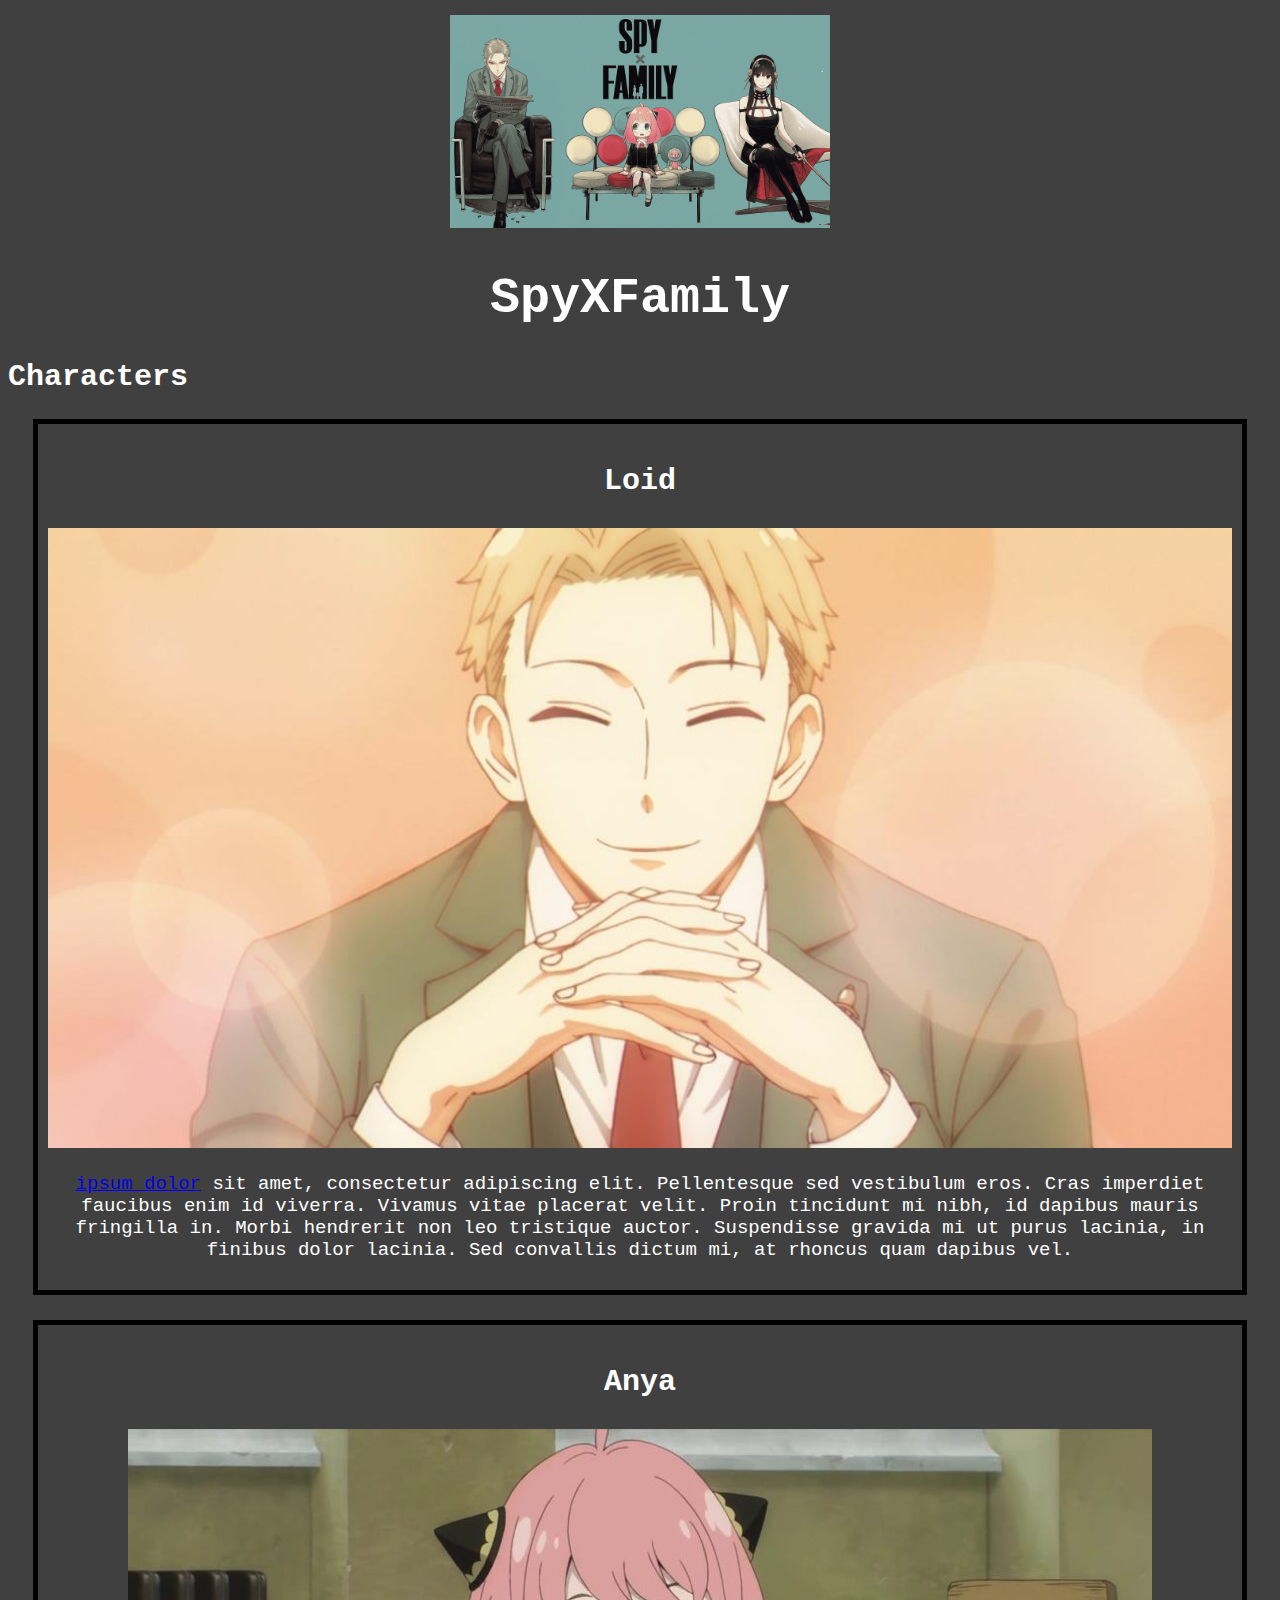
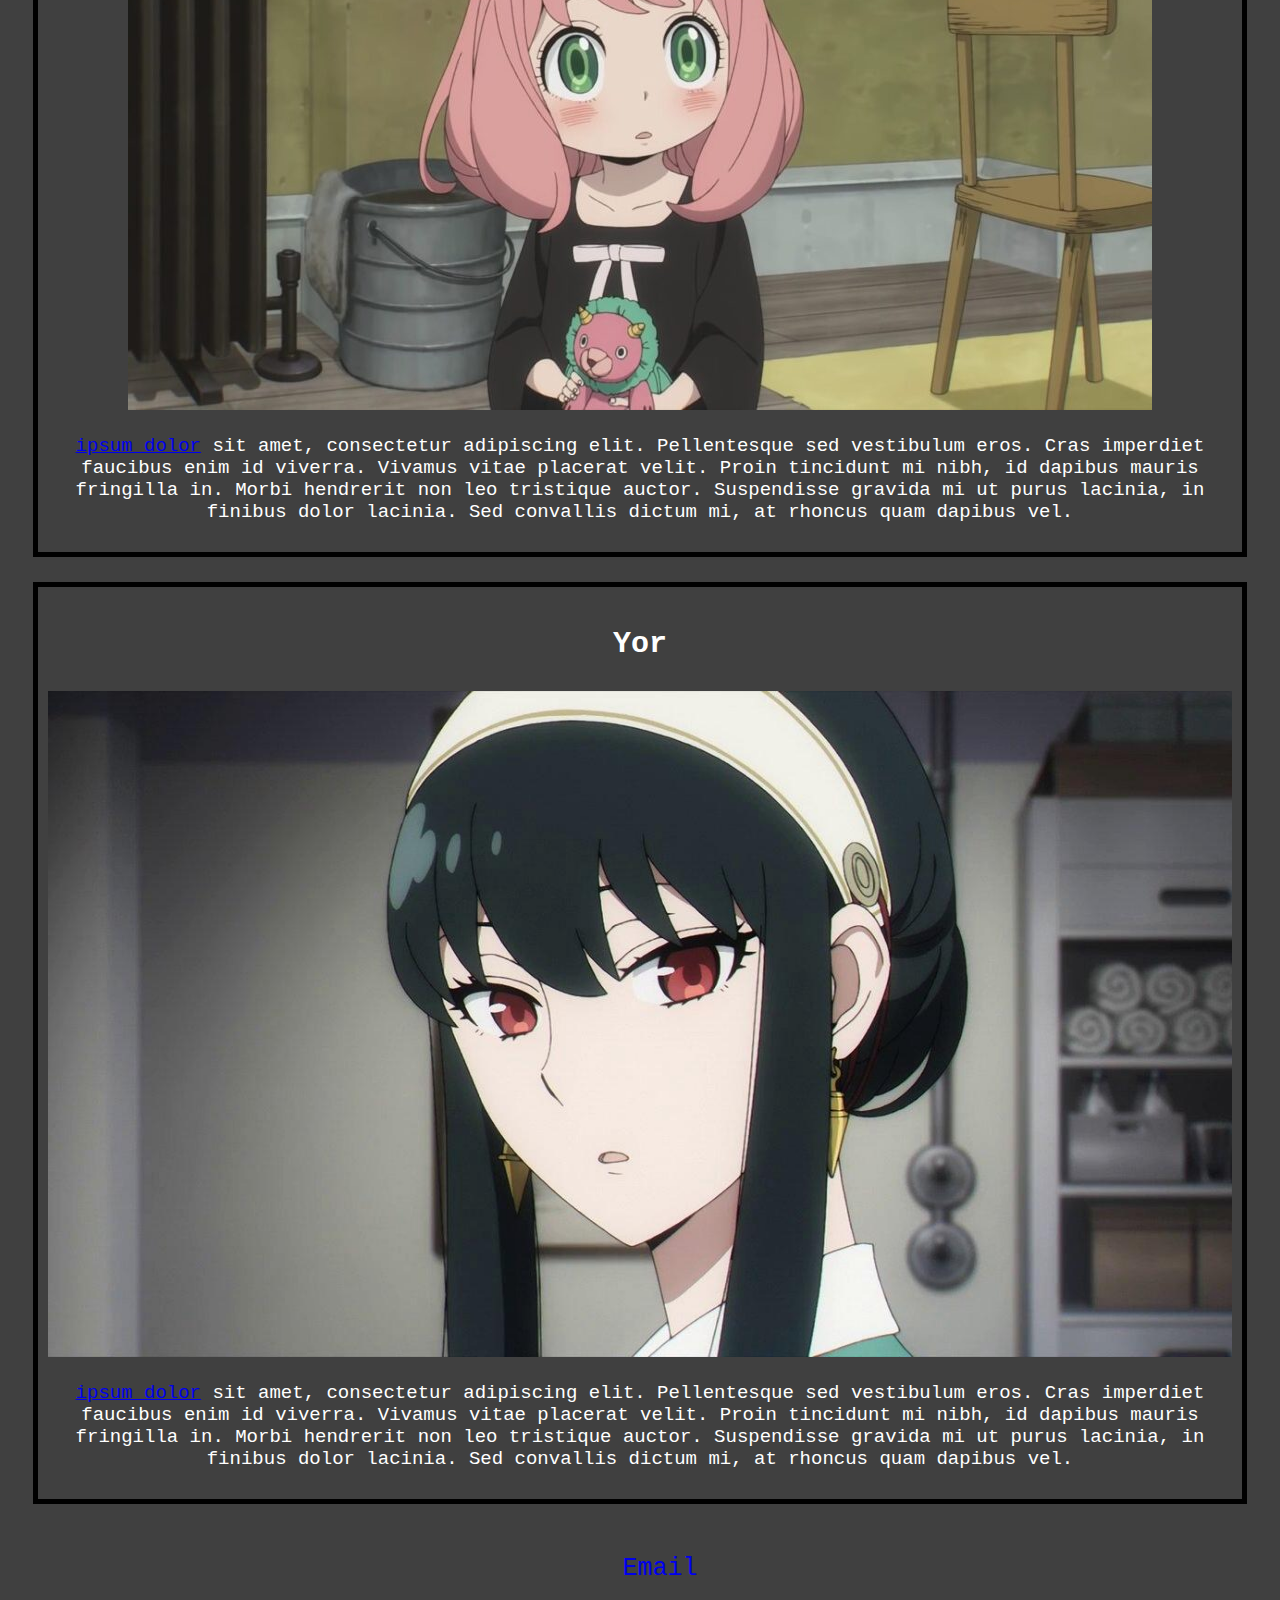
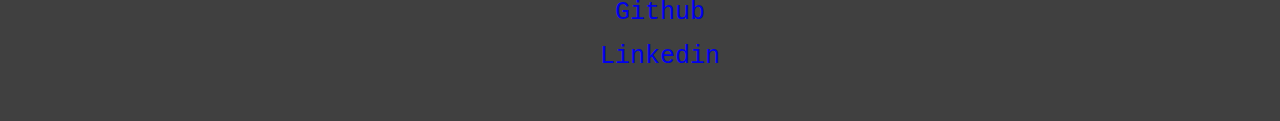
<file: Cursos/HTML-CSS-JS/html-css-basico/index.html>
<!DOCTYPE html>
<html lang="pt">

<head>
    <meta charset="utf-8">
    <title>SpyXFamily</title>
    <link rel="stylesheet" href="style.css" type="text/css">
</head>

<body>
    <header class="main-header">
        <img src="./images/sxf.png" alt="sfx" class="header-image">
        <h1>SpyXFamily</h1>
    </header>
    <section>
        <header class="character-section-title">
            <h2>Characters</h2>
        </header>
        <article class="posts">
            <header>
                <h3 class="post-title">Loid</h3>
            </header>
            <img src="./images/loid.jpg" alt="Spy" class="image-post">
            <p><a href="https://www.lipsum.com" target="_blank">ipsum dolor</a> sit amet, consectetur adipiscing elit.
                Pellentesque sed vestibulum eros. Cras imperdiet faucibus enim id viverra. Vivamus vitae placerat velit.
                Proin tincidunt mi nibh, id dapibus mauris fringilla in. Morbi hendrerit non leo tristique auctor.
                Suspendisse gravida mi ut purus lacinia, in finibus dolor lacinia.
                Sed convallis dictum mi, at rhoncus quam dapibus vel.</p>
        </article>
        <article class="posts">
            <header>
                <h3 class="post-title">Anya</h3>
            </header>
            <img src="./images/anya.jpg" alt="Spy" class="image-post">
            <p><a href="https://www.lipsum.com" target="_blank">ipsum dolor</a> sit amet, consectetur adipiscing elit.
                Pellentesque sed vestibulum eros. Cras imperdiet faucibus enim id viverra. Vivamus vitae placerat velit.
                Proin tincidunt mi nibh, id dapibus mauris fringilla in. Morbi hendrerit non leo tristique auctor.
                Suspendisse gravida mi ut purus lacinia, in finibus dolor lacinia.
                Sed convallis dictum mi, at rhoncus quam dapibus vel.</p>
        </article>
        <article class="posts">
            <header>
                <h3 class="post-title">Yor</h3>
            </header>
            <img src="./images/yor.jpg" alt="Spy" class="image-post">
            <p><a href="https://www.lipsum.com" target="_blank">ipsum dolor</a> sit amet, consectetur adipiscing elit.
                Pellentesque sed vestibulum eros. Cras imperdiet faucibus enim id viverra. Vivamus vitae placerat velit.
                Proin tincidunt mi nibh, id dapibus mauris fringilla in. Morbi hendrerit non leo tristique auctor.
                Suspendisse gravida mi ut purus lacinia, in finibus dolor lacinia.
                Sed convallis dictum mi, at rhoncus quam dapibus vel.</p>
        </article>
    </section>
    <footer>
        <ul class="contact">
            <li><a href="mailto:ajeffersonbezerra046@gmail.com" target="_blank" class="contact-link">Email</li>
            <li><a href="https://www.github.com/laniakea-ost" target="_blank" class="contact-link">Github</a></li>
            <li><a href="https://www.linkedin.com/in/jefferson-bezerra-77863a201/" target="_blank" class="contact-link">Linkedin</a></li>
        </ul>
    </footer>
</body>

</html>
</file>
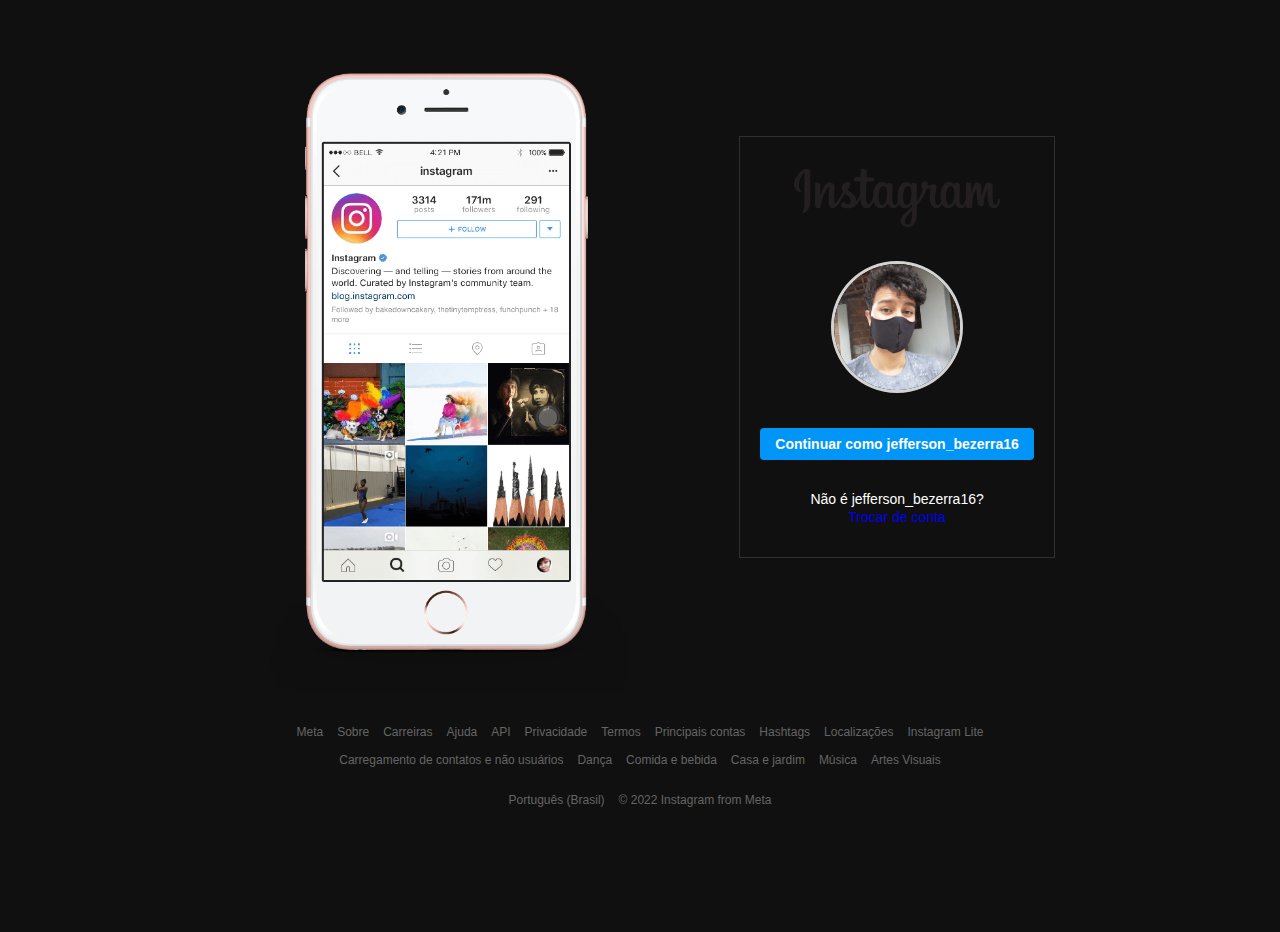
<file: Cursos/HTML-CSS-JS/projeto-instagram/index.html>
<!DOCTYPE html>
<html lang="en">

<head>
    <meta charset="UTF-8">
    <meta name="viewport" content="width=device-width, initial-scale=1.0">
    <link rel="stylesheet" href="style.css">
    <title>Instagram</title>
</head>

<body>
    <div class="main-container">
        <section class="instagram-celular">
            <img src="./img/instagram-celular.png">
        </section>
        <section class="login-section">
            <div class="logo">
                <img src="./img/instagram-logo.png" class="instagram-logo">
            </div>
            <div class="profile-photo">
                <img src="./img/perfil-instagram.jpg">
            </div>
            <div class="button">
                <a href="#">Continuar como jefferson_bezerra16</a>
            </div>
            <div class="logout">
                <p>Não é jefferson_bezerra16?<br></p>
                <a href="#">Trocar de conta</a>
            </div>
        </section>
    </div>

    <footer>
        <div>
            <ul class="infos">
                <li>Meta</li>
                <li>Sobre</li>
                <li>Carreiras</li>
                <li>Ajuda</li>
                <li>API</li>
                <li>Privacidade</li>
                <li>Termos</li>
                <li>Principais contas</li>
                <li>Hashtags</li>
                <li>Localizações</li>
                <li>Instagram Lite</li>
                <li>Carregamento de contatos e não usuários</li>
                <br>
                <li>Dança</li>
                <li>Comida e bebida</li>
                <li>Casa e jardim</li>
                <li>Música</li>
                <li>Artes Visuais</li>
            </ul>
        </div>

        <div>
            <ul class="infos2">
                <li>Português (Brasil)</li>
                <li>&copy; 2022 Instagram from Meta</li>
            </ul>
        </div>
    </footer>
</body>

</html>
</file>
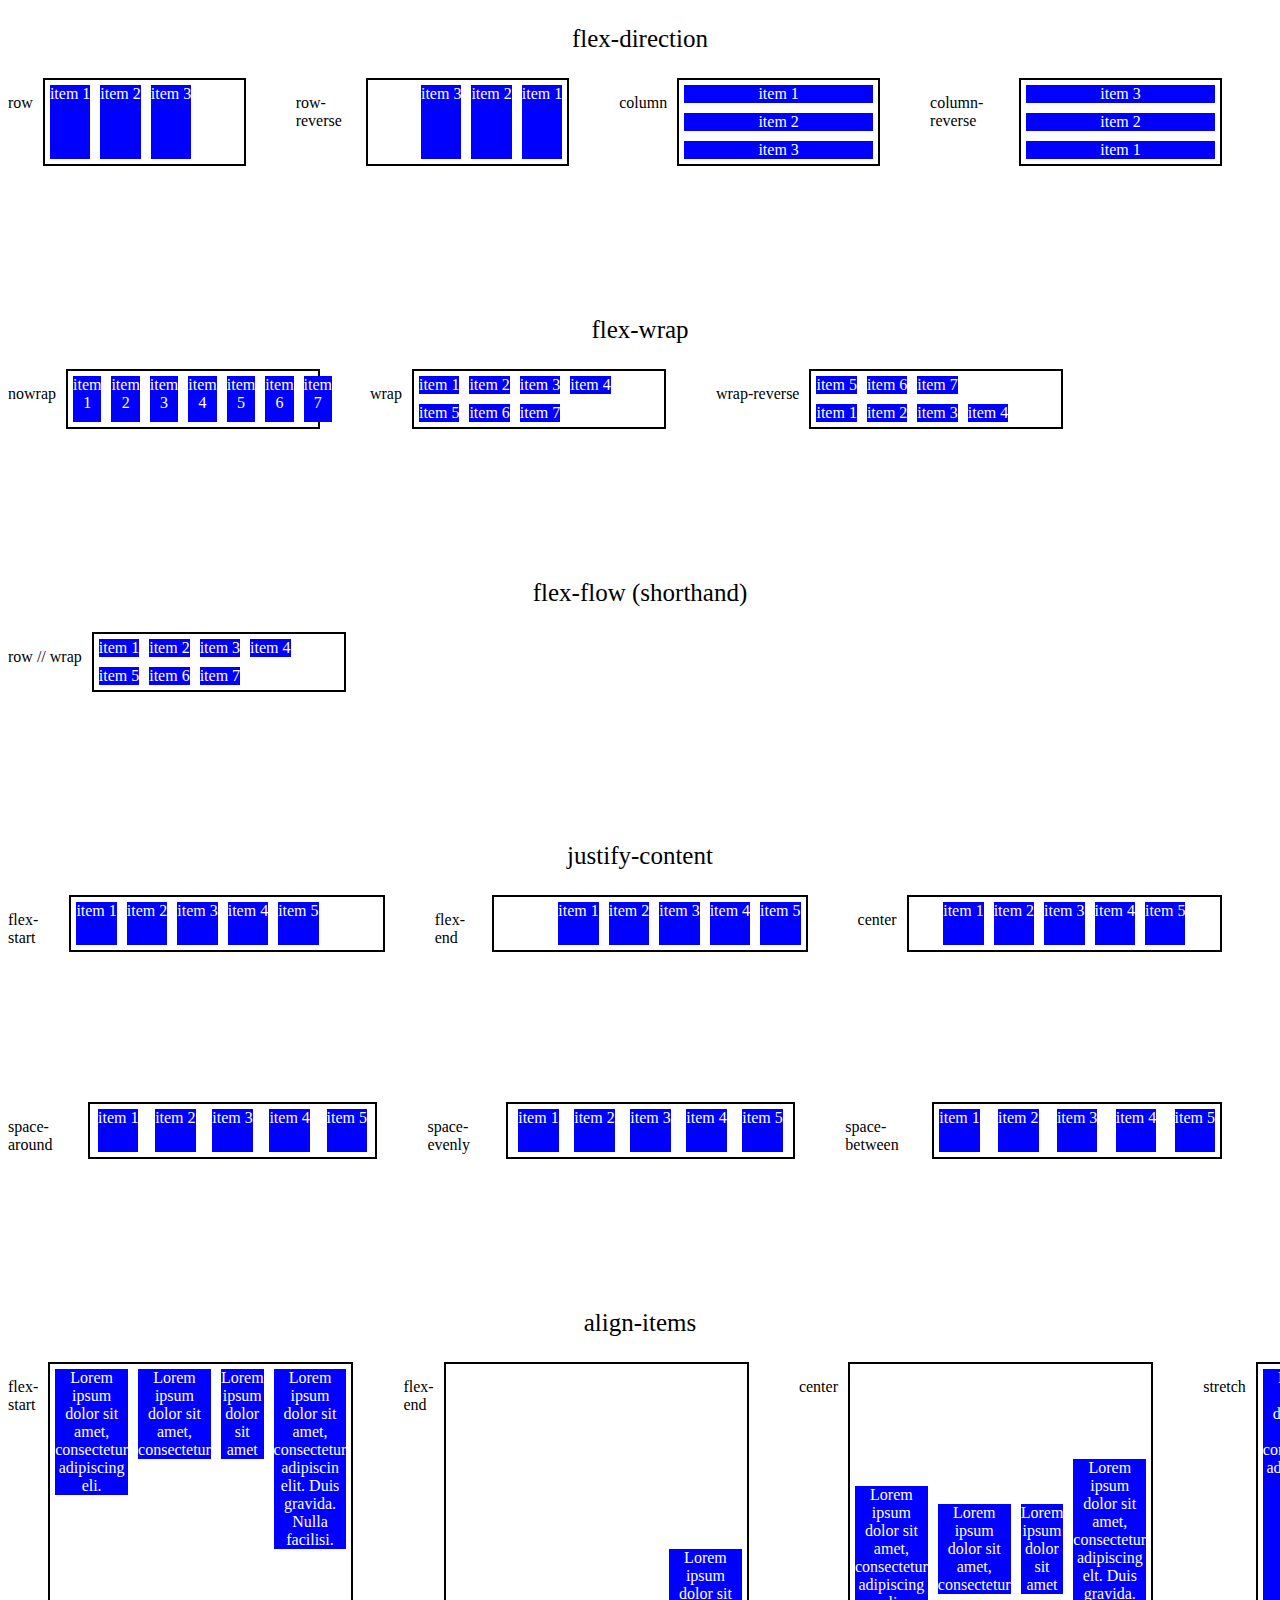
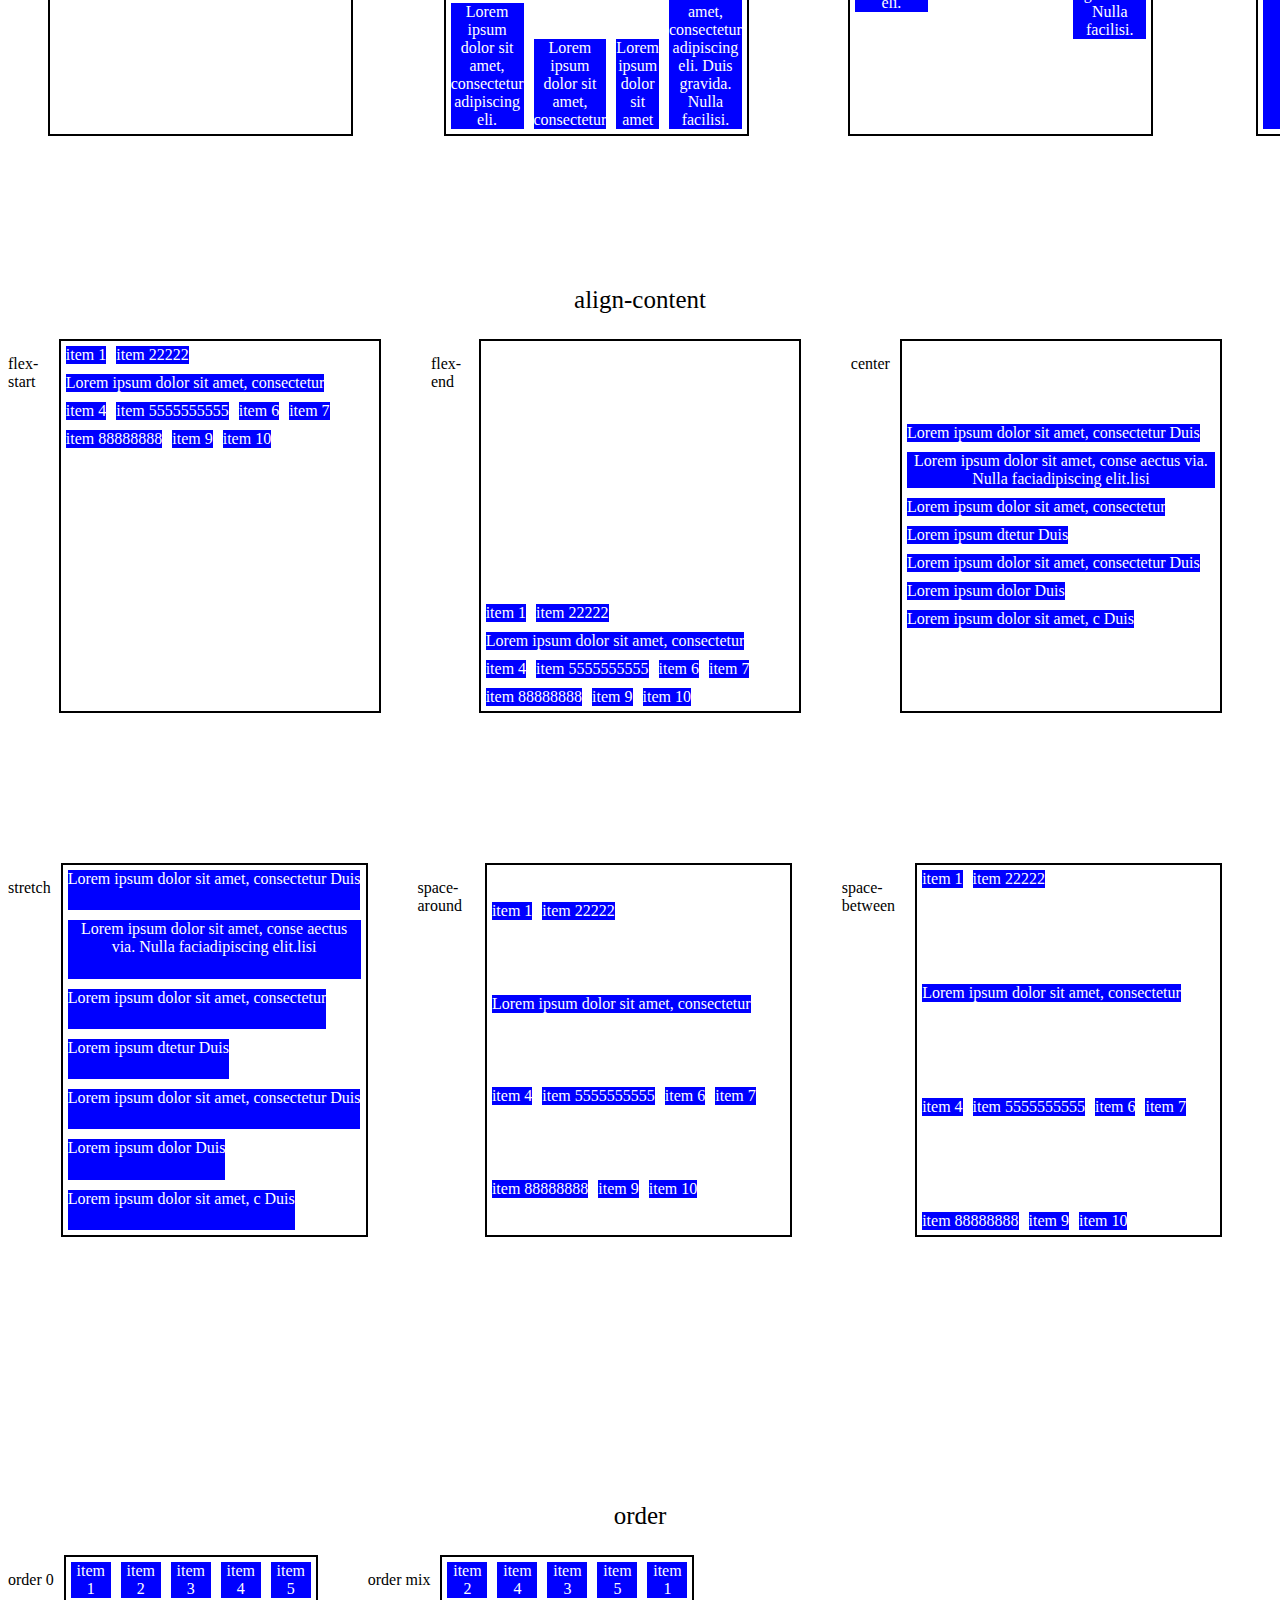
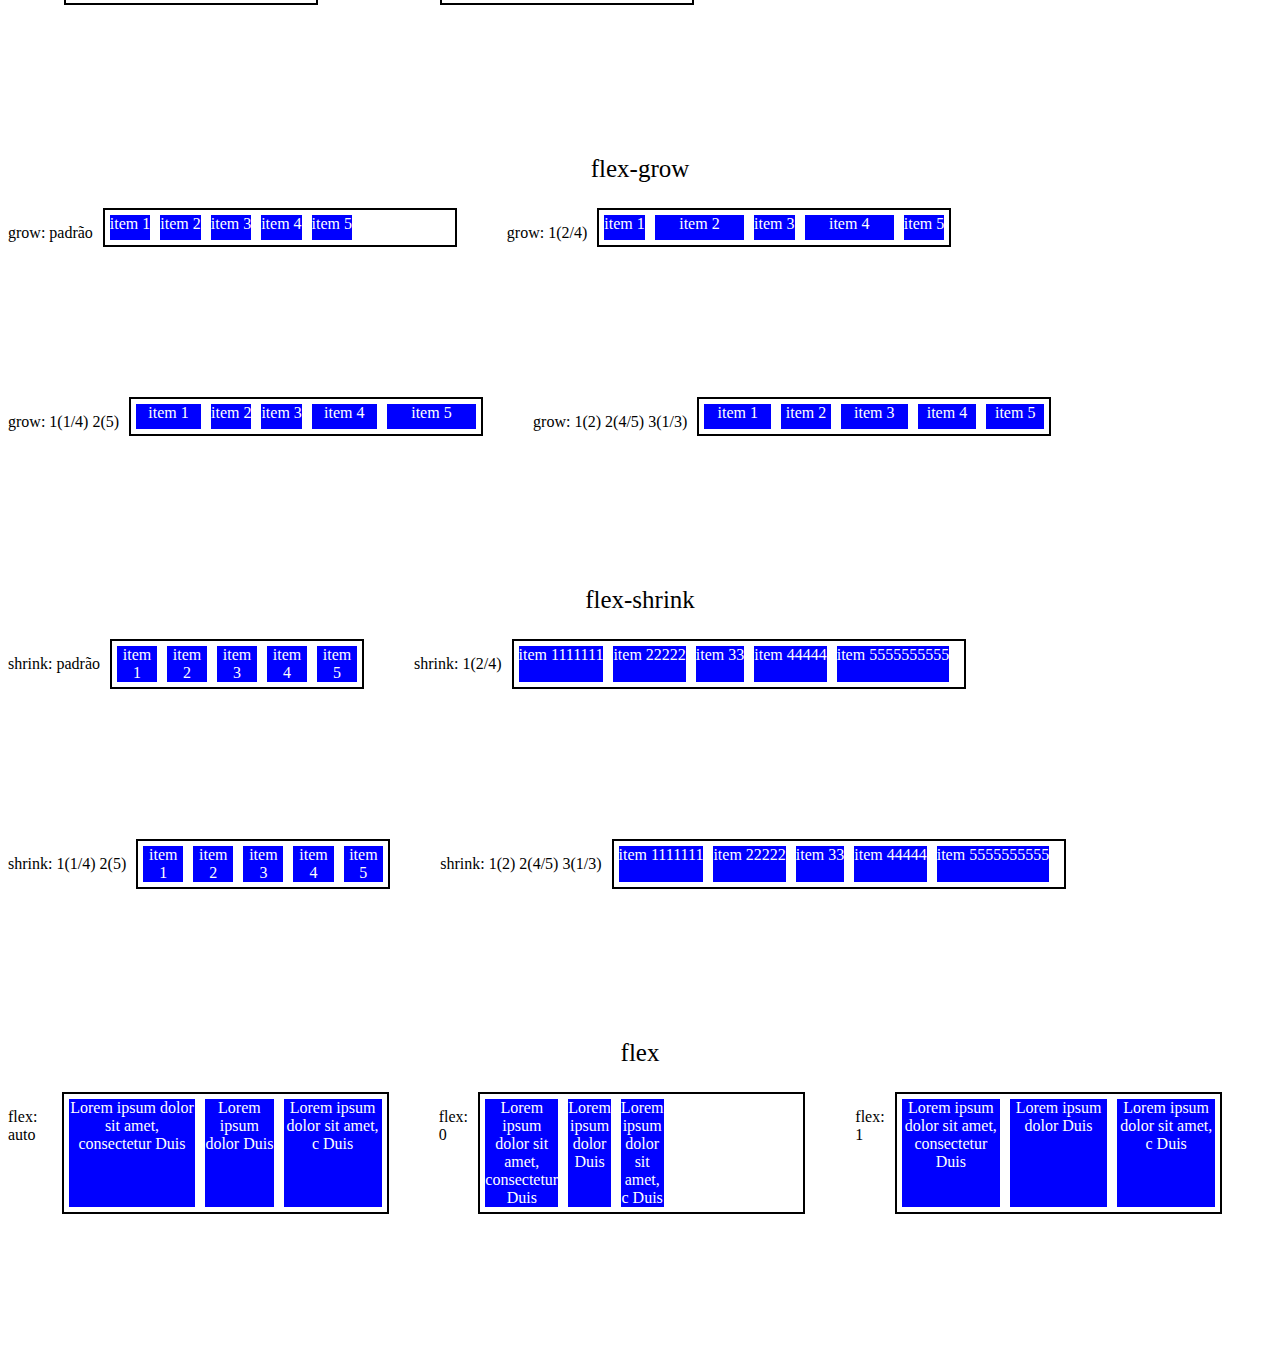
<file: Cursos/HTML-CSS-JS/css-flexbox/anotações/index.html>
<!DOCTYPE html>
<html lang="pt">

<head>
    <meta charset="utf-8">
    <title>Flexbox</title>
    <link rel="stylesheet" href="style.css">
</head>

<body>
    <p class="title">flex-direction</p>
    <!-- Define o eixo principal na qual os itens irão se dispor -->
    <div class="main-container">
        <p class="sub-title">row</p>
        <!-- linha -->
        <div class="container250">
            <div class="item">item 1</div>
            <div class="item">item 2</div>
            <div class="item">item 3</div>
        </div>
        <p class="sub-title">row-reverse</p>
        <!-- linha com a posição dos itens ao contrário -->
        <div class="container250 row-reverse">
            <div class="item">item 1</div>
            <div class="item">item 2</div>
            <div class="item">item 3</div>
        </div>
        <p class="sub-title">column</p>
        <!-- coluna -->
        <div class="container250 column">
            <div class="item">item 1</div>
            <div class="item">item 2</div>
            <div class="item">item 3</div>
        </div>
        <p class="sub-title">column-reverse</p>
        <!-- coluna com a posição dos itens ao contrário  -->
        <div class="container250 column-reverse">
            <div class="item">item 1</div>
            <div class="item">item 2</div>
            <div class="item">item 3</div>
        </div>
    </div>

    <p class="title">flex-wrap</p>
    <!-- Permite um item quebrar uma linha caso não haja espaço no container -->
    <div class="main-container">
        <p class="sub-title">nowrap</p>
        <!-- não permite o wrap -->
        <div class="container250 nowrap">
            <div class="item">item 1</div>
            <div class="item">item 2</div>
            <div class="item">item 3</div>
            <div class="item">item 4</div>
            <div class="item">item 5</div>
            <div class="item">item 6</div>
            <div class="item">item 7</div>
        </div>
        <p class="sub-title">wrap</p>
        <!-- permite o wrap -->
        <div class="container250 wrap">
            <div class="item">item 1</div>
            <div class="item">item 2</div>
            <div class="item">item 3</div>
            <div class="item">item 4</div>
            <div class="item">item 5</div>
            <div class="item">item 6</div>
            <div class="item">item 7</div>
        </div>
        <p class="sub-title">wrap-reverse</p>
        <!-- faz o wrap com a posição dos itens ao contrário -->
        <div class="container250 wrap-reverse">
            <div class="item">item 1</div>
            <div class="item">item 2</div>
            <div class="item">item 3</div>
            <div class="item">item 4</div>
            <div class="item">item 5</div>
            <div class="item">item 6</div>
            <div class="item">item 7</div>
        </div>
    </div>

    <p class="title">flex-flow (shorthand)</p>
    <!-- Propriedade shorthand para o flex-direction//flex-wrap -->
    <div class="main-container">
        <p class="sub-title">row // wrap</p>
        <div class="container250 column-wrap">
            <div class="item">item 1</div>
            <div class="item">item 2</div>
            <div class="item">item 3</div>
            <div class="item">item 4</div>
            <div class="item">item 5</div>
            <div class="item">item 6</div>
            <div class="item">item 7</div>
        </div>
    </div>

    <p class="title">justify-content</p>
    <!-- Distribui o espaço restante do container entre os itens -->
    <div class="main-container">
        <p class="sub-title">flex-start</p>
        <!-- Distribui o espaço jogando os itens no começo da linha -->
        <div class="container350 justify-flex-start">
            <div class="item">item 1</div>
            <div class="item">item 2</div>
            <div class="item">item 3</div>
            <div class="item">item 4</div>
            <div class="item">item 5</div>
        </div>
        <p class="sub-title">flex-end</p>
        <!-- Distribui o espaço jogando os itens para o final da linha -->
        <div class="container350 justify-flex-end">
            <div class="item">item 1</div>
            <div class="item">item 2</div>
            <div class="item">item 3</div>
            <div class="item">item 4</div>
            <div class="item">item 5</div>
        </div>
        <p class="sub-title">center</p>
        <!-- Distribui o espaço centralizando os itens -->
        <div class="container350 justify-center">
            <div class="item">item 1</div>
            <div class="item">item 2</div>
            <div class="item">item 3</div>
            <div class="item">item 4</div>
            <div class="item">item 5</div>
        </div>
    </div>
    <div class="main-container">
        <p class="sub-title">space-around</p>
        <!-- Distribui de forma que o espaço entre os itens seja 2x maior que o espaço entre os itens e a borda do container -->
        <div class="container350 justify-space-around">
            <div class="item">item 1</div>
            <div class="item">item 2</div>
            <div class="item">item 3</div>
            <div class="item">item 4</div>
            <div class="item">item 5</div>
        </div>
        <p class="sub-title">space-evenly</p>
        <!-- Distribui de forma que o espaço entre os itens (incluindo a borda) seja o mesmo  -->
        <div class="container350 justify-space-evenly">
            <div class="item">item 1</div>
            <div class="item">item 2</div>
            <div class="item">item 3</div>
            <div class="item">item 4</div>
            <div class="item">item 5</div>
        </div>
        <p class="sub-title">space-between</p>
        <!-- Distribui de forma que o espaço entre os itens seja o mesmo, enquanto entre os itens e a borda seja a padrão -->
        <div class="container350 justify-between">
            <div class="item">item 1</div>
            <div class="item">item 2</div>
            <div class="item">item 3</div>
            <div class="item">item 4</div>
            <div class="item">item 5</div>
        </div>
    </div>

    <p class="title">align-items</p>
    <!-- Alinha os itens com base no eixo trasversal do container -->
    <div class="main-container">
        <p class="sub-title">flex-start</p>
        <!-- Alinha os itens com base no começo do container -->
        <div class="content-container align-items-flex-start">
            <div class="item">Lorem ipsum dolor sit amet, consectetur adipiscing eli.</div>
            <div class="item">Lorem ipsum dolor sit amet, consectetur </div>
            <div class="item">Lorem ipsum dolor sit amet </div>
            <div class="item">Lorem ipsum dolor sit amet, consectetur adipiscin elit. Duis
                gravida. Nulla facilisi.</div>
        </div>
        <p class="sub-title">flex-end</p>
        <!-- Alinha os itens com base no final do container -->
        <div class="content-container align-items-flex-end">
            <div class="item">Lorem ipsum dolor sit amet, consectetur adipiscing eli.</div>
            <div class="item">Lorem ipsum dolor sit amet, consectetur </div>
            <div class="item">Lorem ipsum dolor sit amet </div>
            <div class="item">Lorem ipsum dolor sit amet, consectetur adipiscing eli. Duis
                gravida. Nulla facilisi.</div>
        </div>
        <p class="sub-title">center</p>
        <!-- Alinha os itens centralizando no container -->
        <div class="content-container align-items-center">
            <div class="item">Lorem ipsum dolor sit amet, consectetur adipiscing eli.</div>
            <div class="item">Lorem ipsum dolor sit amet, consectetur </div>
            <div class="item">Lorem ipsum dolor sit amet </div>
            <div class="item">Lorem ipsum dolor sit amet, consectetur adipiscing elt. Duis
                gravida. Nulla facilisi.</div>
        </div>
        <p class="sub-title">stretch</p>
        <!-- Preenche tudo oque for possivel do container na linha trasversal com o espaço vazio do conteudo dos itens -->
        <div class="content-container align-items-stretch">
            <div class="item">Lorem ipsum dolor sit amet, consectetur adipiscing elt.</div>
            <div class="item">Lorem ipsum dolor sit amet, consectetur </div>
            <div class="item">Lorem ipsum dolor sit amet </div>
            <div class="item">Lorem ipsum dolor sit amet, consectetur adipiscing eit. Duis
                gravida. Nulla facilisi.</div>
        </div>
        <p class="sub-title">baseline</p>
        <!-- estabelece uma linha de base e alinha todos os itens nele -->
        <div class="content-container align-items-baseline">
            <div class="item">Lorem ipsum dolor sit amet, consectetur adipiscingelit.</div>
            <div class="item">sit amet, consectetur Lorem ipsum dolor </div>
            <div class="item">Lorem ipsum dolor sit amet </div>
            <div class="item">consectetur adipiscing elit. Duis Lorem ipsum dolor sit amet gravida. Nulla facilisi.
            </div>
        </div>
    </div>

    <p class="title">align-content</p>
    <!-- Estica todo o texto do item em uma unica linha -->
    <div class="main-container">
        <p class="sub-title">flex-start</p>
        <!-- preenche no começo do container -->
        <div class="content-container align-content-flex-start wrap">
            <div class="item">item 1</div>
            <div class="item">item 22222</div>
            <div class="item">Lorem ipsum dolor sit amet, consectetur</div>
            <div class="item">item 4</div>
            <div class="item">item 5555555555</div>
            <div class="item">item 6</div>
            <div class="item">item 7</div>
            <div class="item">item 88888888</div>
            <div class="item">item 9</div>
            <div class="item">item 10</div>
        </div>
        <p class="sub-title">flex-end</p>
        <!-- preenche no fina do container -->
        <div class="content-container align-content-flex-end wrap">
            <div class="item">item 1</div>
            <div class="item">item 22222</div>
            <div class="item">Lorem ipsum dolor sit amet, consectetur</div>
            <div class="item">item 4</div>
            <div class="item">item 5555555555</div>
            <div class="item">item 6</div>
            <div class="item">item 7</div>
            <div class="item">item 88888888</div>
            <div class="item">item 9</div>
            <div class="item">item 10</div>
        </div>
        <p class="sub-title">center</p>
        <!-- alinha no centro do container -->
        <div class="content-container align-content-center wrap">
            <div class="item">Lorem ipsum dolor sit amet, consectetur Duis </div>
            <div class="item">Lorem ipsum dolor sit amet, conse aectus via. Nulla faciadipiscing elit.lisi</div>
            <div class="item">Lorem ipsum dolor sit amet, consectetur</div>
            <div class="item">Lorem ipsum dtetur Duis</div>
            <div class="item">Lorem ipsum dolor sit amet, consectetur Duis</div>
            <div class="item">Lorem ipsum dolor Duis</div>
            <div class="item">Lorem ipsum dolor sit amet, c Duis</div>
        </div>
    </div>
    <div class="main-container">
        <p class="sub-title">stretch</p>
        <!-- preenche o máximo possível do container com conteudo vazio dos itens -->
        <div class="content-container align-content-stretch wrap">
            <div class="item">Lorem ipsum dolor sit amet, consectetur Duis </div>
            <div class="item">Lorem ipsum dolor sit amet, conse aectus via. Nulla faciadipiscing elit.lisi</div>
            <div class="item">Lorem ipsum dolor sit amet, consectetur</div>
            <div class="item">Lorem ipsum dtetur Duis</div>
            <div class="item">Lorem ipsum dolor sit amet, consectetur Duis</div>
            <div class="item">Lorem ipsum dolor Duis</div>
            <div class="item">Lorem ipsum dolor sit amet, c Duis</div>
        </div>
        <p class="sub-title">space-around</p>
        <!-- cria um espaço 2x vezes maior na relação item/item em comparação com a relação item/borda-container -->
        <div class="content-container align-content-space-around wrap">
            <div class="item">item 1</div>
            <div class="item">item 22222</div>
            <div class="item">Lorem ipsum dolor sit amet, consectetur</div>
            <div class="item">item 4</div>
            <div class="item">item 5555555555</div>
            <div class="item">item 6</div>
            <div class="item">item 7</div>
            <div class="item">item 88888888</div>
            <div class="item">item 9</div>
            <div class="item">item 10</div>
        </div>
        <p class="sub-title">space-between</p>
        <!-- cria um espaço igual na relação item/item enquanto mantem a relação item/borda igual -->
        <div class="content-container align-content-space-between wrap">
            <div class="item">item 1</div>
            <div class="item">item 22222</div>
            <div class="item">Lorem ipsum dolor sit amet, consectetur</div>
            <div class="item">item 4</div>
            <div class="item">item 5555555555</div>
            <div class="item">item 6</div>
            <div class="item">item 7</div>
            <div class="item">item 88888888</div>
            <div class="item">item 9</div>
            <div class="item">item 10</div>
        </div>
    </div>

    <br><br><br><br><br>

    <p class="title">order</p>
    <!-- Define a ordem que os itens irão aparecer no container -->
    <div class="main-container">
        <p class="sub-title">order 0</p>
        <!-- Ordem padrão -->
        <div class="container250">
            <div class="item">item 1</div>
            <div class="item">item 2</div>
            <div class="item">item 3</div>
            <div class="item">item 4</div>
            <div class="item">item 5</div>
        </div>
        <p class="sub-title">order mix</p>
        <!-- Ordem modificada com o1 sendo prioridade -->
        <div class="container250">
            <div class="item order3">item 1</div>
            <div class="item">item 2</div>
            <div class="item order1">item 3</div>
            <div class="item">item 4</div>
            <div class="item order2">item 5</div>
        </div>
    </div>

    <p class="title">flex-grow</p>
    <!-- faz um item crescer se necessário, com base no espaço vazio de cada item (OBS: os valores do grow não possuem unidades e servem apenas para calculo de proporção) -->
    <div class="main-container">
        <p class="sub-title">grow: padrão</p>
        <!-- não possue alteração -->
        <div class="container350">
            <div class="item">item 1</div>
            <div class="item">item 2</div>
            <div class="item">item 3</div>
            <div class="item">item 4</div>
            <div class="item">item 5</div>
        </div>
        <p class="sub-title">grow: 1(2/4)</p>
        <div class="container350">
            <div class="item">item 1</div>
            <div class="item grow1">item 2</div>
            <div class="item">item 3</div>
            <div class="item grow1">item 4</div>
            <div class="item">item 5</div>
        </div>
    </div>
    <div class="main-container">
        <p class="sub-title">grow: 1(1/4) 2(5)</p>
        <div class="container350">
            <div class="item grow1">item 1</div>
            <div class="item">item 2</div>
            <div class="item">item 3</div>
            <div class="item grow1">item 4</div>
            <div class="item grow2">item 5</div>
        </div>
        <p class="sub-title">grow: 1(2) 2(4/5) 3(1/3)</p>
        <div class="container350">
            <div class="item grow3">item 1</div>
            <div class="item grow1">item 2</div>
            <div class="item grow3">item 3</div>
            <div class="item grow2">item 4</div>
            <div class="item grow2">item 5</div>
        </div>
    </div>

    <p class="title">flex-shrink</p>
    <!-- faz um item encolher se necessário, com base no espaço vazio de cada item (OBS: os valores do shrink não possuem unidades e servem apenas para calculo de proporção) -->
    <div class="main-container">
        <p class="sub-title">shrink: padrão</p>
        <!-- não possue alteração -->
        <div class="container250">
            <div class="item">item 1</div>
            <div class="item">item 2</div>
            <div class="item">item 3</div>
            <div class="item">item 4</div>
            <div class="item">item 5</div>
        </div>
        <p class="sub-title">shrink: 1(2/4)</p>
        <div class="container450">
            <div class="item">item 1111111</div>
            <div class="item shrink1">item 22222</div>
            <div class="item">item 33</div>
            <div class="item shrink1">item 44444</div>
            <div class="item">item 5555555555</div>
        </div>
    </div>
    <div class="main-container">
        <p class="sub-title">shrink: 1(1/4) 2(5)</p>
        <div class="container250">
            <div class="item shrink1">item 1</div>
            <div class="item">item 2</div>
            <div class="item">item 3</div>
            <div class="item shrink1">item 4</div>
            <div class="item shrink2">item 5</div>
        </div>
        <p class="sub-title">shrink: 1(2) 2(4/5) 3(1/3)</p>
        <div class="container450">
            <div class="item shrink3">item 1111111</div>
            <div class="item shrink1">item 22222</div>
            <div class="item shrink3">item 33</div>
            <div class="item shrink2">item 44444</div>
            <div class="item shrink2">item 5555555555</div>
        </div>
    </div>

    <p class="title">flex</p>
    <!-- propriedade shorthand para flex-grow // flex-shrink // flex-basis -->
    <div class="main-container">
        <p class="sub-title">flex: auto</p>
        <div class="container450">
            <div class="item flex-auto">Lorem ipsum dolor sit amet, consectetur Duis</div>
            <div class="item flex-auto">Lorem ipsum dolor Duis</div>
            <div class="item flex-auto">Lorem ipsum dolor sit amet, c Duis</div>
        </div>
        <p class="sub-title">flex: 0</p>
        <div class="container450">
            <div class="item flex0">Lorem ipsum dolor sit amet, consectetur Duis</div>
            <div class="item flex0">Lorem ipsum dolor Duis</div>
            <div class="item flex0">Lorem ipsum dolor sit amet, c Duis</div>
        </div>
        <p class="sub-title">flex: 1</p>
        <div class="container450">
            <div class="item flex1">Lorem ipsum dolor sit amet, consectetur Duis</div>
            <div class="item flex1">Lorem ipsum dolor Duis</div>
            <div class="item flex1">Lorem ipsum dolor sit amet, c Duis</div>
        </div>
    </div>
</body>
</html>
</file>
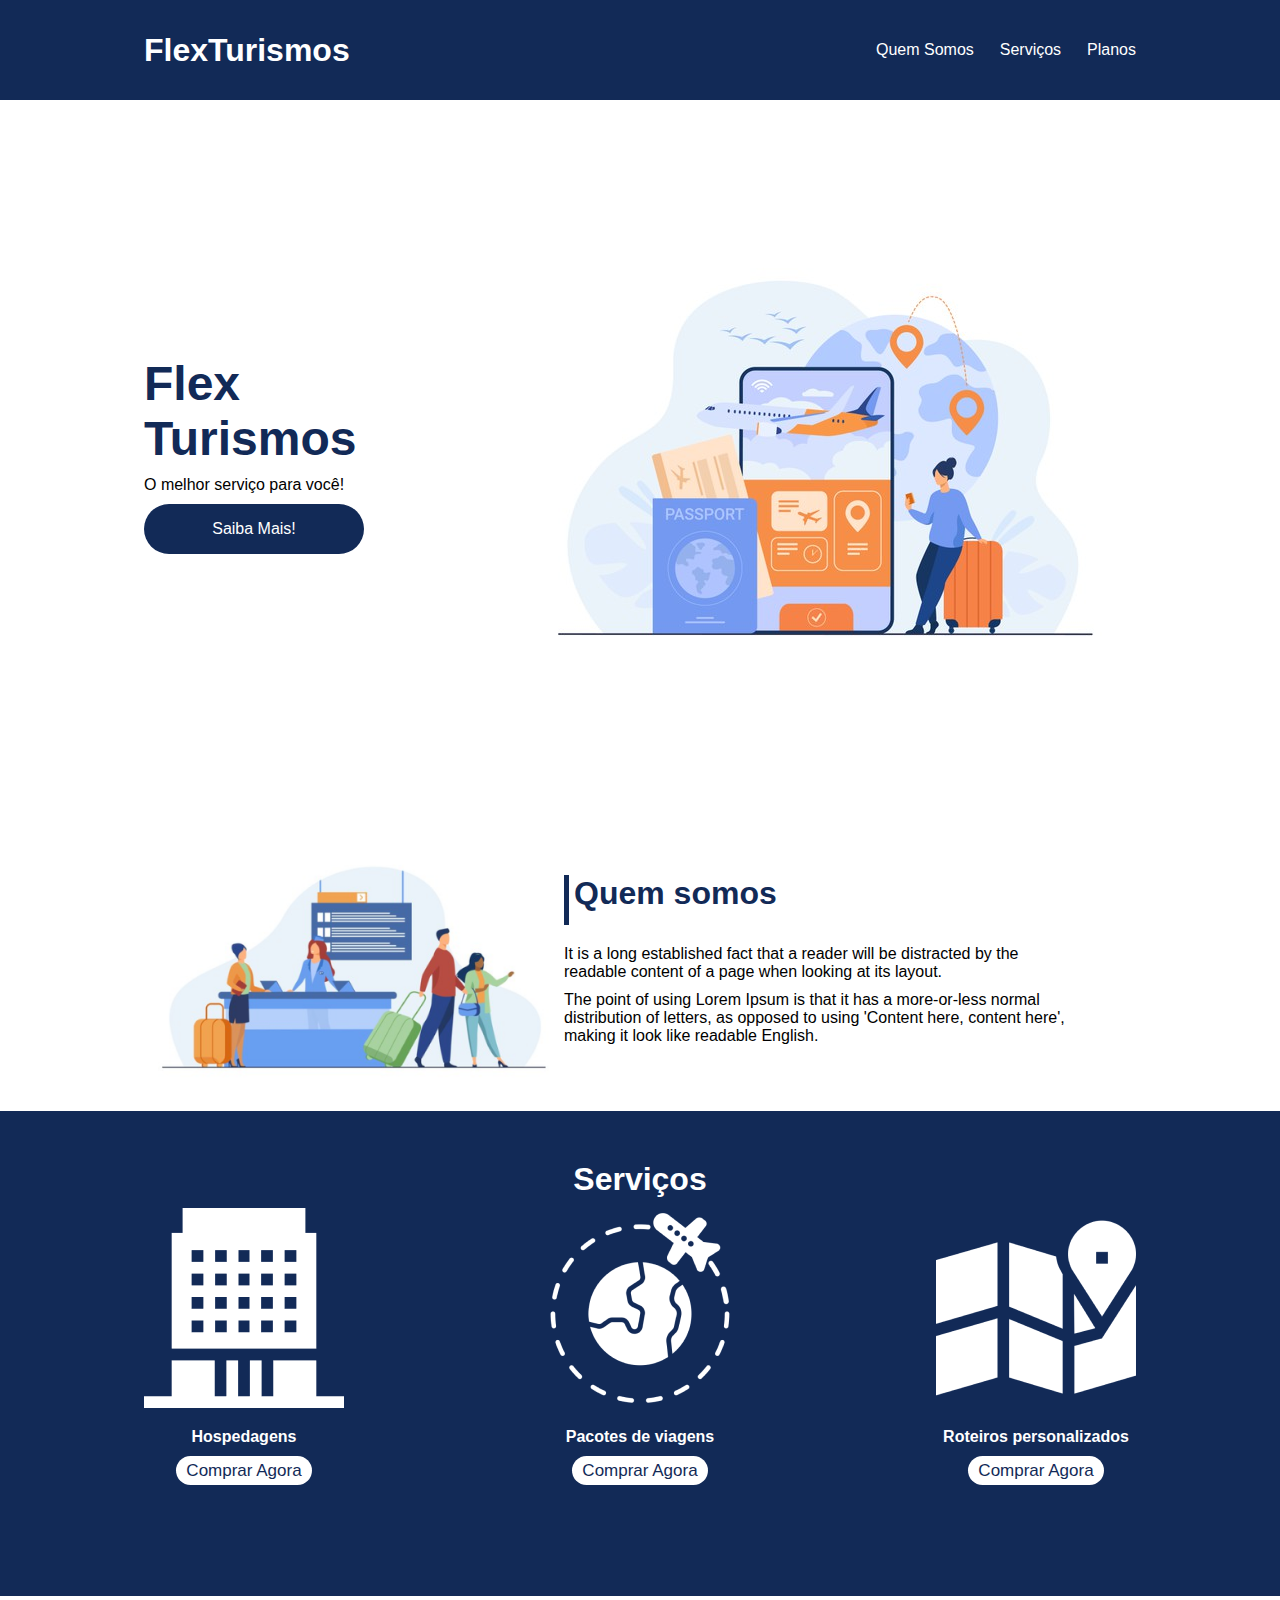
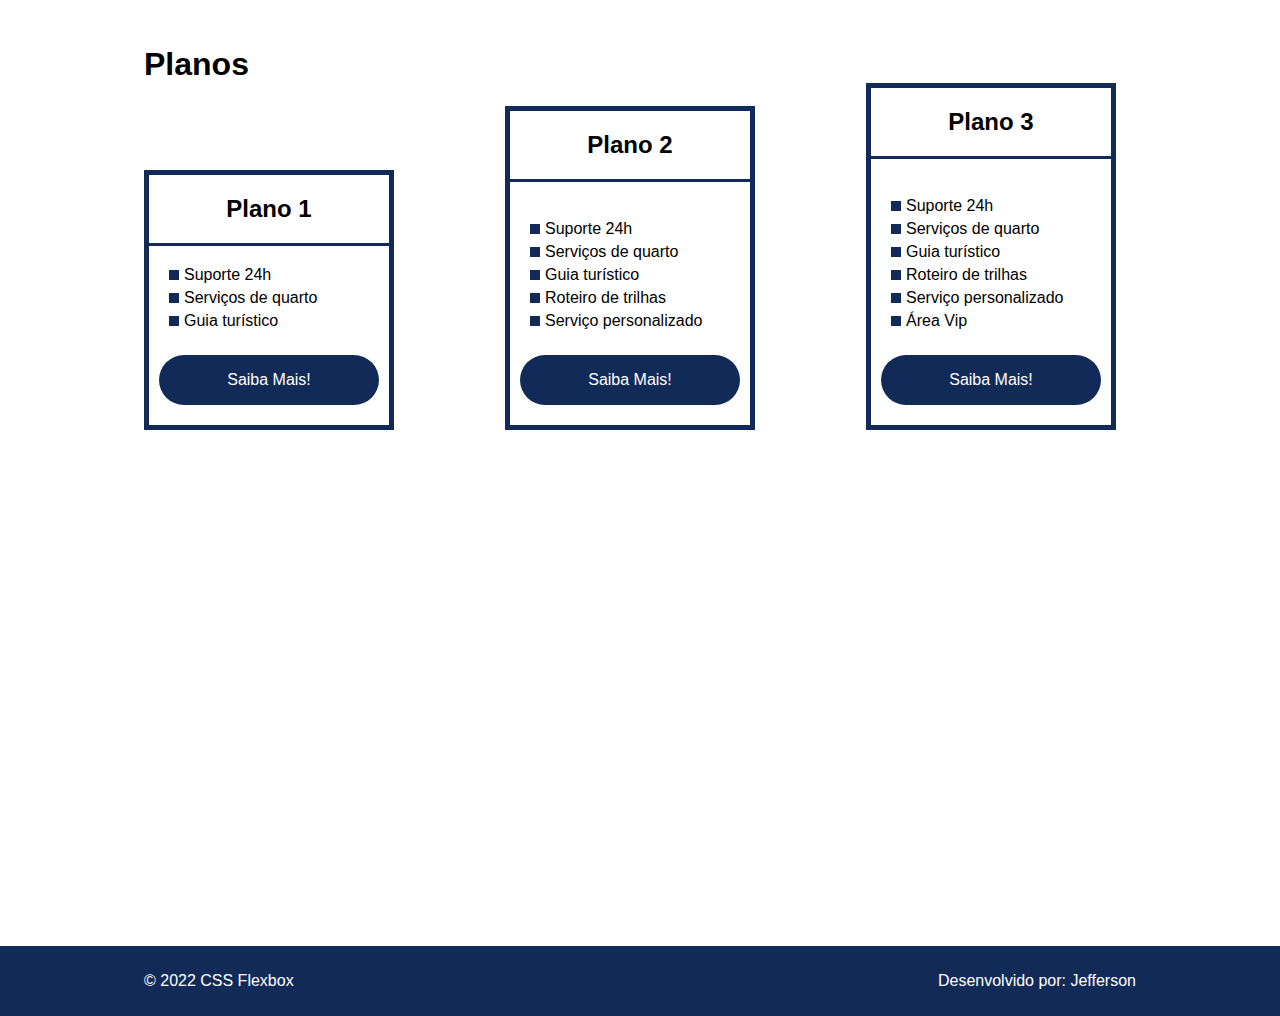
<file: Cursos/HTML-CSS-JS/css-flexbox/projeto/index.html>
<!DOCTYPE html>
<html lang="pt-br">

<head>
    <meta charset="UTF-8">
    <meta name="viewport" content="width=device-width, initial-scale=1.0">
    <title>Flex Turismos</title>
    <link rel="stylesheet" href="./style.css">
</head>

<body>
    <header>
        <div class="flex-container menu">
            <div>
                <h1>FlexTurismos</h1>
            </div>
            <ul class="list-items">
                <li><a href="#quem-somos">Quem Somos</a></li>
                <li><a href="#servicos">Serviços</a></li>
                <li><a href="#planos">Planos</a></li>
            </ul>
        </div>
    </header>

    <div class="flex-container apresentacao">
        <div class="texto-apresentacao">
            <h1>Flex <br>Turismos</h1>
            <p>O melhor serviço para você!</p>
            <a href="#Saibamais" class="btn">Saiba Mais!</a>
        </div>

        <div>
            <div><img src="./images/0-main.png" alt="banner de apresentação"></div>
        </div>
    </div>

    <div class="flex-container" id="quem-somos">
        <div>
            <h2>Quem somos</h2>
            <p>It is a long established fact that a reader will be distracted by the readable content of a page when
                looking at its layout. </p>
            <p>The point of using Lorem Ipsum is that it has a more-or-less normal distribution of letters, as opposed
                to using 'Content here, content here', making it look like readable English.</p>
        </div>
        <div>
            <img src="./images/1-quem-somos.png" alt="balcão de atendimento">
        </div>
    </div>

    <div class="container-externo">
        <div class="flex-container" id="servicos">
            <div>
                <h2>Serviços</h2>
            </div>

            <div class="list-servicos">
                <div class="item-servico">
                    <div><img src="./images/icon-2.png" alt="hospedagens"></div>
                    <p>Hospedagens</p>
                    <a href="#">Comprar Agora</a>
                </div>

                <div class="item-servico">
                    <div><img src="./images/icon-1.png" alt="pacote de viagens"></div>
                    <p>Pacotes de viagens</p>
                    <a href="#">Comprar Agora</a>
                </div>

                <div class="item-servico">
                    <div><img src="./images/icon-3.png" alt="roteiros personalizados"></div>
                    <p>Roteiros personalizados</p>
                    <a href="#">Comprar Agora</a>
                </div>

            </div>
        </div>
    </div>

    <div class="flex-container" id="planos">
        <div>
            <h2>Planos</h2>
        </div>
        <div class="list-planos">
            <div class="item-plano">
                <h3>Plano 1</h3>
                <ul>
                    <li>Suporte 24h</li>
                    <li>Serviços de quarto</li>
                    <li>Guia turístico</li>
                </ul>
                <a href="#" class="btn">Saiba Mais!</a>
            </div>

            <div class="item-plano">
                <h3>Plano 2</h3>
                <br>
                <ul>
                    <li>Suporte 24h</li>
                    <li>Serviços de quarto</li>
                    <li>Guia turístico</li>
                    <li>Roteiro de trilhas</li>
                    <li>Serviço personalizado</li>
                </ul>
                <a href="#" class="btn">Saiba Mais!</a>
            </div>

            <div class="item-plano">
                <h3>Plano 3</h3>
                <br>
                <ul>
                    <li>Suporte 24h</li>
                    <li>Serviços de quarto</li>
                    <li>Guia turístico</li>
                    <li>Roteiro de trilhas</li>
                    <li>Serviço personalizado</li>
                    <li>Área Vip</li>
                </ul>
                <a href="#" class="btn">Saiba Mais!</a>
            </div>
        </div>
    </div>

    <footer>
        <div class="flex-container footer">
            <p>&copy; 2022 CSS Flexbox</p>
            <p>Desenvolvido por: Jefferson</p>
        </div>
    </footer>
</body>

</html>
</file>
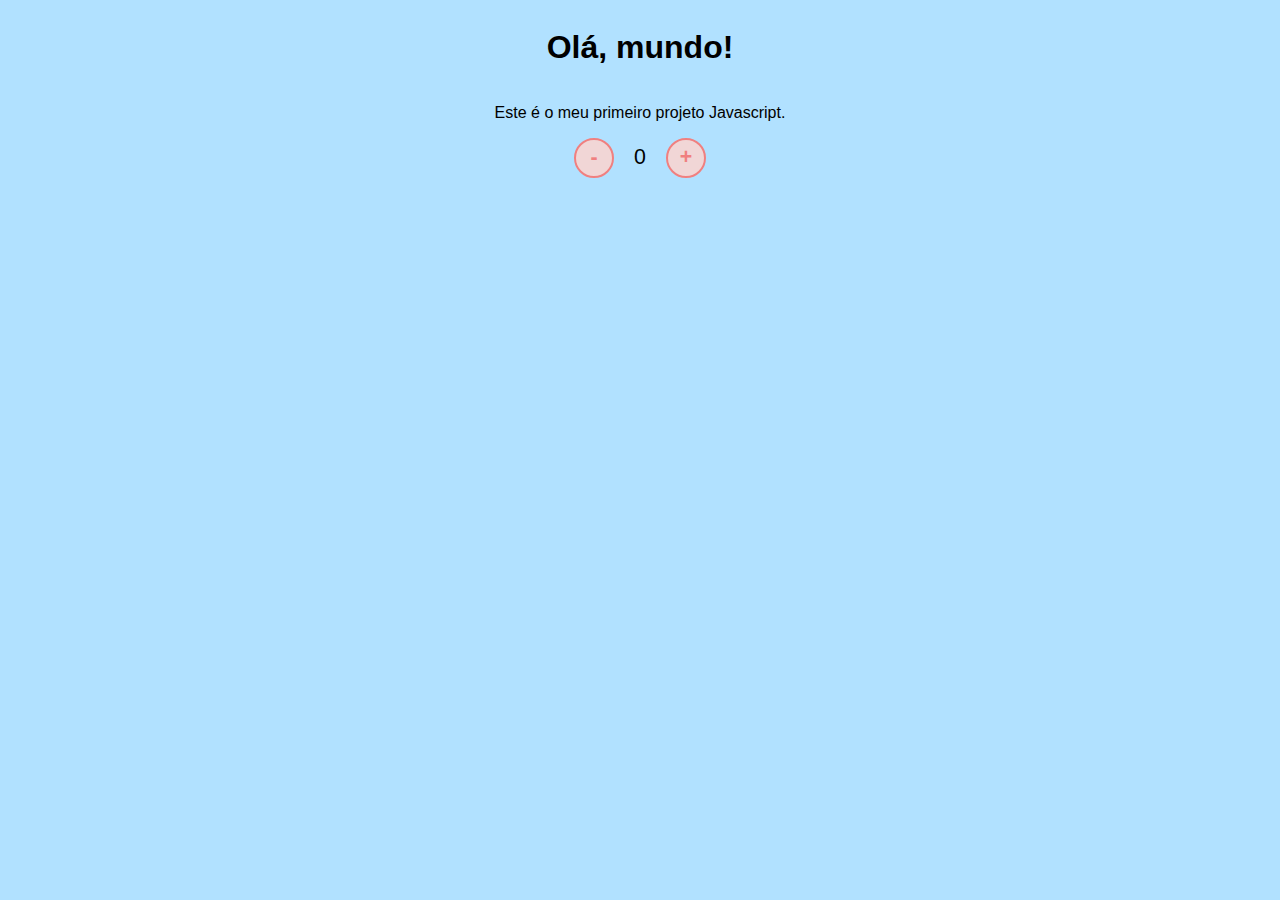
<file: Cursos/HTML-CSS-JS/javascript/projetos/contador/index.html>
<!DOCTYPE html>
<html lang="en">
<head>
    <meta charset="UTF-8">
    <meta name="viewport" content="width=device-width, initial-scale=1.0">
    <link rel="stylesheet" href="./assets/css/style.css" />
    <title>Contador</title>
</head>
<body>
    <h1>Olá, mundo!</h1>
    <p>Este é o meu primeiro projeto Javascript.</p>
    <div id="counter">
        <button name="subtrair" id="down">-</button>
        <span id="currentNumber">0</span>
        <button name="adicionar" id="up">+</button>
    </div>
    <script src="./assets/js/scripts.js"></script>
</body>
</html>
</file>
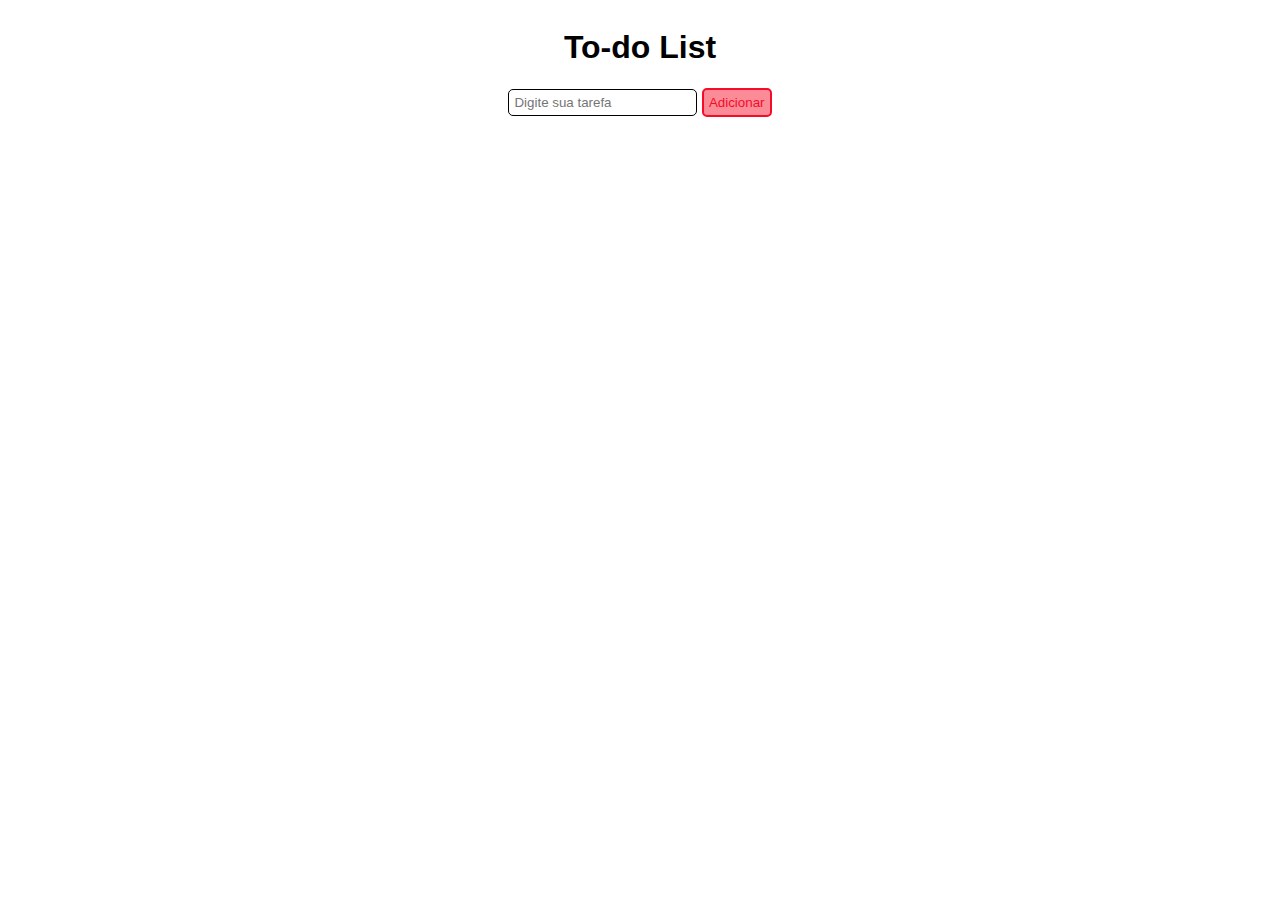
<file: Cursos/HTML-CSS-JS/javascript/projetos/to-do-list/index.html>
<!DOCTYPE html>
<html lang="en">

<head>
    <meta charset="UTF-8">
    <meta http-equiv="X-UA-Compatible" content="IE=edge">
    <meta name="viewport" content="width=device-width, initial-scale=1.0">
    <link rel="stylesheet" href="./assets/style.css">
    <title>To-do list</title>
</head>

<body>
    <h1>To-do List</h1>
    <div id="list">
        <form id="task-form">
            <input type="text" placeholder="Digite sua tarefa" id="task-input">
            <button type="submit">Adicionar</button>
        </form>
        <div id="tasks"></div>
    </div>
</body>
<script src="./assets/script.js"></script>

</html>
</file>
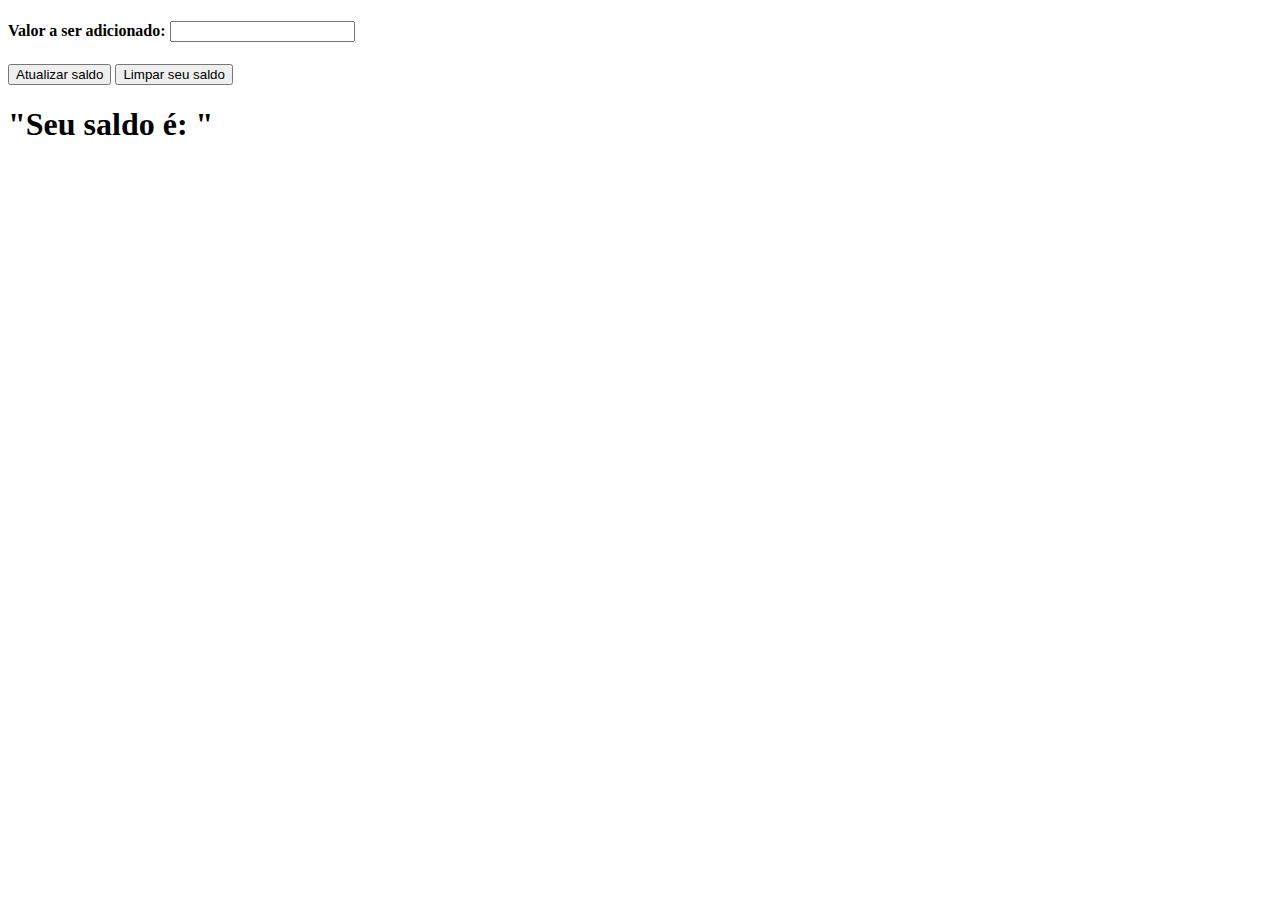
<file: Cursos/HTML-CSS-JS/javascript/projetos/typescript-desafio/desafios/index.html>
<!DOCTYPE html>
<html lang="en">

<head>
    <meta charset="UTF-8">
    <meta http-equiv="X-UA-Compatible" content="IE=edge">
    <meta name="viewport" content="width=device-width, initial-scale=1.0">
    <title>Desafio 3</title>
</head>

<body>
    <h4>Valor a ser adicionado: <input id="soma"> </h4>
    <button id="atualizar-saldo">Atualizar saldo</button>
    <button id="limpar-saldo">Limpar seu saldo</button>
    <h1>"Seu saldo é: " <span id="campo-saldo"></span></h1>
</body>
<script src="./desafio3.js"></script>

</html>
</file>
<file: Cursos/HTML-CSS-JS/html-css-basico/style.css>
body{
    background-color: rgb(64, 64, 64);
    color: white;
    font-family: 'Courier New', Courier, monospace;
}
.main-header{
    text-align: center;
    margin-top: 15px;
    font-size: 25px;
}

.header-image{
    width: 30%;
}

.character-section-title{
    font-size: 20px;
}

.post-title{
    text-align: center;
    font-size: 30px;
}

.posts{
    max-width: 100%;
    text-align: center;
    background-color: rgb(64, 64, 64);
    border: 5px solid black;
    margin: 25px;
    padding: 10px;
    font-size: 19px;

}

.posts img{
    max-width: 100%;
}

.contact{
    font-size: 25px;
    text-align: center;
    list-style: none;
    margin: 50px;
}

.contact li{
    margin-bottom: 15px;
}

.contact-link{
    text-decoration: none;
}
a:visited{
    color: blue;
}
</file>
<file: Cursos/HTML-CSS-JS/projeto-instagram/style.css>
* {
    padding: 0;
    margin: 0;
    text-decoration: none;
    font-family: sans-serif;
    font-size: 14px;
}

body {
    width: 100%;
    min-height: 100vh;
    background-color: #101010;
}

.main-container {
    display: flex;
    align-items: center;
    justify-content: space-around;
    width: 70%;
    height: 70vh;
    margin: 32px auto 50px auto;
}

.instagram-celular {
    display: flex;
    align-items: center;
    justify-content: center;
    width: 50%;
    height: 1rem;
}

.instagram-celular img {
    height: 50rem;
}

.login-section {
    display: flex;
    flex-direction: column;
    align-items: center;
    justify-content: space-evenly;
    width: 35%;
    min-height: 30rem;
    border: 0.5px solid #303030;
}

.profile-photo img {
    height: 9rem;
    border: 3px solid lightgray;
    border-radius: 50%;
    overflow: hidden;
}

.button {
    display: flex;
    flex-wrap: nowrap;
    background-color: #0095f6;
    padding: 8px 15px;
    border-radius: 4px;
    font-weight: bold;
}

.button a {
    color: white;
}

.logout {
    display: flex;
    flex-direction: column;
    align-items: center;
}

.logout p {
    color: white;
    margin-bottom: 2px;
}

.logout a:visited {
    color: #0095f6;
}

footer {
    display: flex;
    align-items: center;
    flex-direction: column;
    flex-wrap: wrap;
}

footer li {
    color: #656565;
    margin: 7px;
    font-size: 12px;
}

.infos {
    display: flex;
    list-style: none;
    padding: 3px;
    margin: 3px auto;
    width: 73%;
    flex-wrap: wrap;
    justify-content: center;
}

.infos2 {
    display: flex;
    list-style: none;
    padding: 3px;
    margin: 3px auto;
}

.infos-end {
    display: flex;
}

/* Mobile */

@media (max-width: 900px) {
    .main-container {
        justify-content: center;
        width: 95%;
    }

    .instagram-celular {
        display: none;
    }

    .login-section{
        width: 50%;
    }
}

@media (max-width: 650px) {
    .login-section{
        width: 90%;
    }
}
</file>
<file: Cursos/HTML-CSS-JS/css-flexbox/anotações/style.css>
.main-container{
    display: flex;
    margin-bottom: 150px;
}

.container250{
    border: 2px solid black;
    width: 250px;
    margin-right: 50px;
    margin-left: 10px;
    display: flex;
}

.container350{
    border: 2px solid black;
    width: 350px;
    margin-right: 50px;
    margin-left: 10px;
    display: flex;
}

.container450{
    border: 2px solid black;
    width: 450px;
    margin-right: 50px;
    margin-left: 10px;
    display: flex;
}

.content-container{
    border: 2px solid black;
    width: 450px;
    height: 370px;
    margin-right: 50px;
    margin-left: 10px;
    display: flex;
}

.item{
 margin: 5px;
 background-color: blue;
 color: white;
 text-align: center;
}

.title{
    text-align: center;
    font-size: 25px;
    font-family: "Lucida Console";
}
.sub-title{
    font-family: "Lucida Console";
    margin-bottom: 5px;
}

.row-reverse{
    flex-direction: row-reverse;
}

.column{
    flex-direction: column;
}

.column-reverse{
    flex-direction: column-reverse;
}

.wrap{
    flex-wrap: wrap;
}

.nowrap{
    flex-wrap: nowrap;
}

.wrap-reverse{
    flex-wrap: wrap-reverse;
}

.column-wrap{
    flex-flow: row wrap;
}

.justify-flex-start{
    justify-content: flex-start;
}

.justify-flex-end{
    justify-content: flex-end;
}

.justify-center{
    justify-content: center;
}

.justify-between{
    justify-content: space-between;
}

.justify-space-around{
    justify-content: space-around;
}

.justify-space-evenly{
    justify-content: space-evenly;
}

.align-items-flex-start{
    align-items: flex-start;
}

.align-items-flex-end{
    align-items: flex-end;
}

.align-items-center{
    align-items: center;
}

.align-items-stretch{
    align-items: stretch;
}

.align-items-baseline{
    align-items: baseline;
}

.align-content-flex-start{
    align-content: flex-start;
}

.align-content-flex-end{
    align-content: flex-end;
}

.align-content-center{
    align-content: center;
}

.align-content-space-between{
    align-content: space-between;
}

.align-content-space-around{
    align-content: space-around;
}

.align-content-space-stretch{
    align-content: stretch;
}

.order1{
    order: 1;
}

.order2{
    order: 2;
}

.order3{
    order: 3;
}

.grow1{
    flex-grow: 1;
}

.grow2{
    flex-grow: 2;
}

.grow3{
    flex-grow: 3;
}

.shrink1{
    flex-shrink: 1;
}

.shrink2{
    flex-shrink: 2;
}

.shrink3{
    flex-shrink: 3;
}

.basis-auto{
    flex-basis: auto;
}

.basis0{
    flex-basis: 0;
}

.basis1{
    flex-basis: 1;
}

.basis2{
    flex-basis: 2;
}

.flex-auto{
    flex: auto;
}

.flex0{
    flex: 0;
}

.flex1{
    flex: 1;
}

.align-items-flex-start{
    align-items: flex-start;
}

.align-items-flex-end{
    align-items: flex-end;
}

.align-items-center{
    align-items: center;
}

.align-items-baseline{
    align-items: baseline;
}

.align-items-stretch{
    align-items: stretch;
}

.align-items-auto{
    align-items: auto;
}
</file>
<file: Cursos/HTML-CSS-JS/css-flexbox/projeto/style.css>
*{
    margin: 0;
    padding: 0;
    font-family: 'Open Sans', sans-serif;
}

ul{
    list-style: none;
    margin: 0;
    padding: 0;
}

ul li a{
    text-decoration: none;
}

div img{
    display: block;
    width: 100%;
}
.flex-container{
    display: flex;
    max-width: 992px;
    margin: auto;
    width: 100%;
    min-width: 320px;
}

header{
    background-color: #122A57;
    height: 100px;
    display: flex;
    align-items: center;
    color: white;
}

header .list-items{
    display: flex;
    width: 100%;
    max-width: 260px;
    justify-content: space-between;
    align-items: center;
}

.list-items li a{
    color: white;
}

header .menu{
    justify-content: space-between;
}

.apresentacao{
    height: 80vh;
    align-items: center;
    justify-content: space-between;
}

.apresentacao .texto-apresentacao{
    min-height: 00px;
}

.texto-apresentacao h1{
    color: #122A57;
    font-size: 48px;
    margin-bottom: 10px;
}

.btn{
    background-color: #122A57;
    color: white;
    text-align: center;
    border-radius: 30px;
    width: 220px;
    height: 50px;
    text-decoration: none;
    display: block;
    line-height: 50px;
    margin-top: 10px;
    margin-bottom: 10px;
}

#quem-somos{
    flex-direction: row-reverse;
    align-items: center;
    justify-content: space-between;
}

#quem-somos h2{
    font-size: 32px;
    color: #122A57;
    display: flex;
    margin-bottom: 20px;
}

#quem-somos h2::before{
    content: "";
    height: 50px;
    width: 5px;
    margin-right: 5px;
    background-color: #122A57;
    position: relative;
}

#quem-somos p{
    margin-bottom: 10px;
    width: 90%;
}

#quem-somos img{
    width: 420px;
}

.container-externo{
    background-color: #122A57;
    width: 100%;
}

#servicos{
    flex-direction: column;
    padding-top: 50px;
    padding-bottom: 100px;
}

#servicos h2{
    color: white;
    font-size: 32px;
    margin-bottom: 10px;
    text-align: center;
}

.list-servicos{
    display: flex;
    justify-content: space-between;
}

.list-servicos .item-servico{
    text-align: center;
}

.item-servico a{
    width: 120px;
    color:#122A57;
    background-color: white;
    border-radius: 30px;
    height: 50px;
    text-align: center;
    line-height: 50px;
    text-decoration: none;
    padding: 5px 10px;
    font-size: 17px;
}

.item-servico p{
    color: white;
    font-weight: bold;
    margin-top: 20px;
}

#planos{
    flex-direction: column;
    min-height: 100vh;
    padding-top: 50px;
}

#planos h2{
    font-size: 32px;
}

.list-planos{
    display: flex;
    align-items: flex-end;
    justify-content: space-between;
}

.item-plano{
    flex: 1;
    border: 5px solid #122A57;
    margin-right: 20px;
    text-align: center;
    max-width: 240px;
}

.item-plano .btn {
    margin: auto;
    margin-bottom: 20px;
}

.item-plano h3{
    font-size: 24px;
    margin-top: 20px;
    display: flex;
    flex-direction: column;
    text-align: center;
}
.item-plano h3::after{
    content: "";
    background-color:#122A57;
    width: 100%;
    height: 3px;
    margin-top: 20px;
    margin-bottom: 10px;
}

.item-plano ul{
    padding: 10px 20px;
    display: flex;
    flex-direction: column;
    margin-bottom: 10px;
}

.item-plano ul li{
    display: flex;
    flex-wrap: nowrap;
    align-items: center;
    margin-bottom: 5px;
}

.item-plano ul li::before{
    content: "";
    width: 10px;
    height: 10px;
    background-color: #122A57;
    margin-right: 5px;
}

footer{
    background-color: #122A57;
    height: 70px;
    display: flex;
    align-items: center;
}

footer .footer{
    justify-content: space-between;
    color: white;
}

/* mobile */
@media(max-width: 900px){
    .flex-container{
        flex-direction: column;
    }
    
    .apresentacao{
        flex-direction: column-reverse;
    }

    .apresentacao .texto-apresentacao{
        width: 100%;
    }

    .texto-apresentacao{
        display: flex;
        flex-direction: column;
        text-align: center;
        align-items: center;
        margin: 50px;
    }

    #quem-somos{
        flex-direction: column-reverse;
    }

    #quem-somos h2{
        margin-left: 3px;
    }

    #quem-somos img{
        min-width: 320px;
        margin: auto;
    }

    .list-servicos{
        flex-direction: column;
    }

    .item-servico img{
        width: 50%;
        margin: auto;
    }

    .list-planos{
        flex-direction: column;
        align-items: flex-start;
        margin-bottom: 20px;
    }

    .list-planos .item-plano{
        max-width: 90%;
        margin: auto;
        width: 100%;
        margin-bottom: 20px;
    }

    .menu{
        display: flex;
        align-items: center;
    }
    .menu h1{
        margin-bottom: 10px;
    }
}
</file>
<file: Cursos/HTML-CSS-JS/javascript/projetos/contador/assets/css/style.css>
* {
    font-family: 'Open Sans', sans-serif;
}

body {
    display: flex;
    align-items: center;
    justify-content: center;
    flex-direction: column;
    background-color: rgb(177, 225, 255);
}

button {
    height: 40px;
    width: 40px;
    border-radius: 50%;
    border: 2px solid lightcoral;
    background-color: rgb(241, 214, 214);
    color: lightcoral;
    font-size: 16pt;
    font-weight: 600;
    text-align: center;
}

#counter {
    display: flex;
}

#currentNumber {
    display: flex;
    align-items: center;
    margin: 0 20px;
    font-size: 16pt;
}
</file>
<file: Cursos/HTML-CSS-JS/javascript/projetos/to-do-list/assets/style.css>
*{
    font-family: sans-serif;
}

body{
    display: flex;
    justify-content: center;
    align-items: center;
    flex-direction: column;
}

button{
    background-color: #fc8b98;
    border: 2px solid #f50c27;
    border-radius: 5px;
    color: #f50c27;
    text-align: center;
    padding: 5px;
}

input[type="text"]{
    padding: 5px;
    border: 1px solid black;
    border-radius: 5px;
}

#tasks{
    display: flex;
    flex-direction: column;
    margin-top: 15px;
}

.task-item{
    display: flex;
    align-items: center;
    margin-bottom: 10px;
}

:checked + label{
    text-decoration: line-through;
    color: gray;
}
</file>
